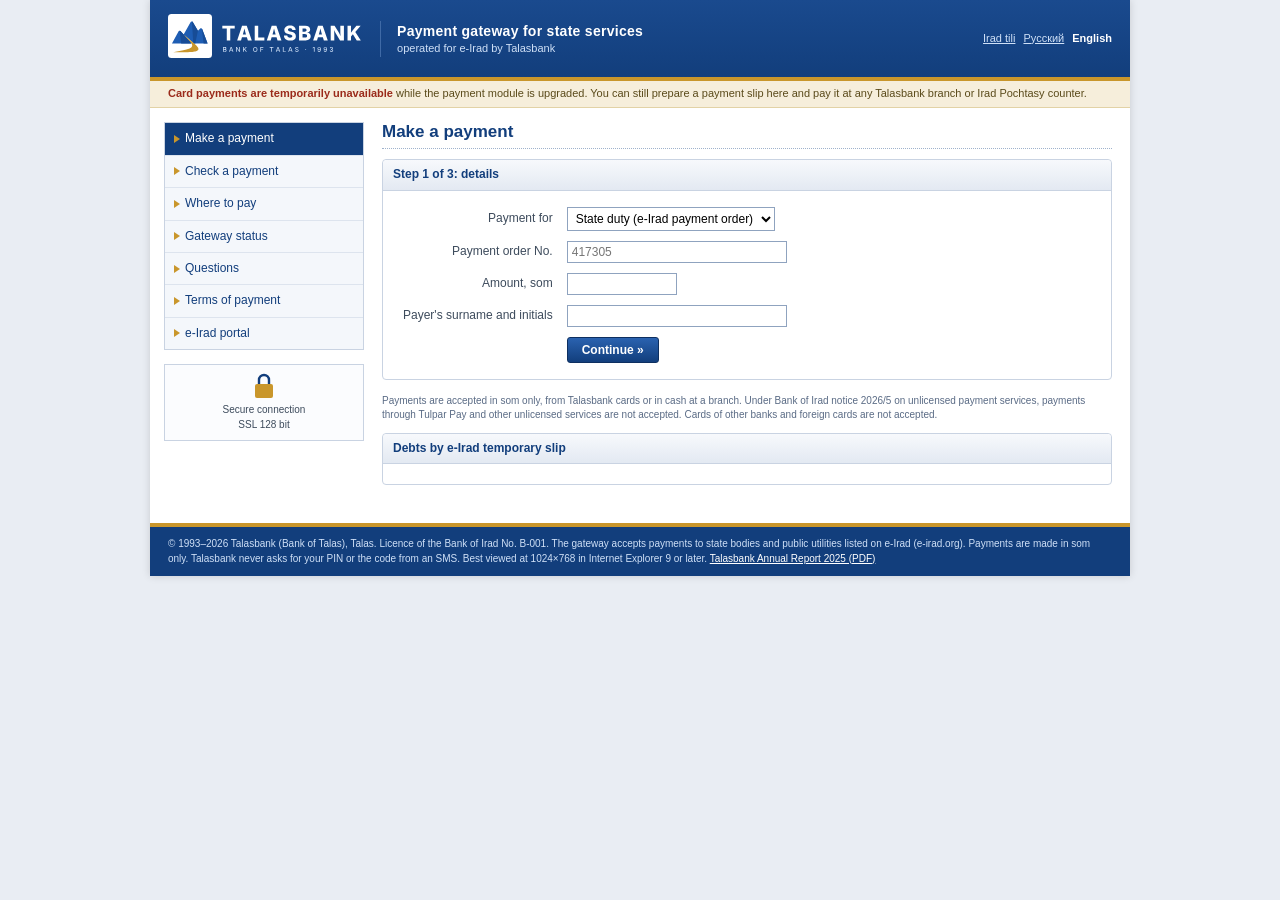
<file: index.html>
<!doctype html>
<html lang="en">
<head>
<meta charset="utf-8">
<meta name="viewport" content="width=device-width, initial-scale=1">
<title>Make a payment | pay.e-irad.org</title>
<meta name="description" content="Payment gateway for state services, operated for e-Irad by Talasbank: state duties, utilities, taxes and fines in som; payment slips for any branch.">
<link rel="canonical" href="https://pay.e-irad.org/">
<meta property="og:title" content="Make a payment | pay.e-irad.org">
<meta property="og:description" content="Payment gateway for state services, operated for e-Irad by Talasbank: state duties, utilities, taxes and fines in som; payment slips for any branch.">
<meta property="og:image" content="https://pay.e-irad.org/assets/og-image.png">
<link rel="icon" href="/favicon.ico" sizes="any">
<link rel="apple-touch-icon" href="/apple-touch-icon.png">
<link rel="stylesheet" href="/assets/pay.css">
<script>window.goatcounter=new Object();goatcounter.path=p=>location.host+p;</script>
<script data-goatcounter="https://irad.goatcounter.com/count" async src="//gc.zgo.at/count.js"></script>
<script async src="https://www.googletagmanager.com/gtag/js?id=G-QTS2XFLJD7"></script>
<script>window.dataLayer=window.dataLayer||[];function gtag(){dataLayer.push(arguments);}gtag('js',new Date());gtag('config','G-QTS2XFLJD7');</script>
<meta property="og:url" content="https://pay.e-irad.org/">
<meta property="og:image:width" content="1200">
<meta property="og:image:height" content="630">
<meta name="twitter:card" content="summary_large_image">
<script type="application/ld+json">{"@context": "https://schema.org", "@type": "WebSite", "@id": "https://pay.e-irad.org/#org", "name": "pay.e-irad.org", "url": "https://pay.e-irad.org/", "isPartOf": {"@type": "WebSite", "name": "e-Irad", "url": "https://e-irad.org/"}, "provider": {"@type": "BankOrCreditUnion", "name": "Talasbank", "url": "https://talasbank.net/"}}</script>
<!-- pay.e-irad.org: Talasbank payment gateway for e-Irad. Front end v2.1 (2026). Card module disabled pending PCI re-certification; slip printing works. -->
</head>
<body data-page="pay">
<div id="top"><div class="page"><div class="top"><a href="/"><img src="/assets/talasbank-logo-white.svg" alt="Talasbank"></a><div class="gw"><b>Payment gateway for state services</b>operated for e-Irad by Talasbank</div><div class="langs"><a href="?lang=ir" data-l="ir">Irad tili</a><a href="?lang=ru" data-l="ru">Русский</a><a href="?lang=en" data-l="en" class="on">English</a></div></div><div class="strip"><b>Card payments are temporarily unavailable</b> while the payment module is upgraded. You can still prepare a payment slip here and pay it at any Talasbank branch or Irad Pochtasy counter.</div><div class="cols"><div class="side"><ul><li><a href="/" class="on">Make a payment</a></li><li><a href="/check.html">Check a payment</a></li><li><a href="/where.html">Where to pay</a></li><li><a href="/status.html">Gateway status</a></li><li><a href="/help.html">Questions</a></li><li><a href="https://e-irad.org/">e-Irad portal</a></li></ul><div class="ssl"><svg width="22" height="26" viewBox="0 0 22 26"><rect x="2" y="11" width="18" height="14" rx="2" fill="#c9962b"></rect><path d="M6 11V7a5 5 0 0 1 10 0v4" fill="none" stroke="#123e7c" stroke-width="2.4"></path></svg>Secure connection<br>SSL 128 bit</div></div><div class="main" id="app"><h1>Make a payment</h1><div class="panel"><div class="ph">Step 1 of 3: details</div><div class="pb"><form id="f"><table class="f"><tbody><tr><td><label for="py">Payment for</label></td><td><select id="py"><option value="duty">State duty (e-Irad payment order)</option><option value="electricity">Electricity (Iradenergo)</option><option value="water">Water and sewerage</option><option value="gas">Gas</option><option value="heating">Heating</option><option value="proptax">Property tax</option><option value="roadcharge">Road-use charge</option><option value="fines">Traffic fine</option><option value="kindergarten">Kindergarten fees</option></select></td></tr><tr><td><label for="no" id="nol">Payment order No.</label></td><td><input type="text" id="no" maxlength="16" autocomplete="off" placeholder="417305"></td></tr><tr><td><label for="am">Amount, som</label></td><td><input type="text" id="am" maxlength="10" inputmode="decimal" autocomplete="off" style="width:110px"></td></tr><tr><td><label for="pr">Payer's surname and initials</label></td><td><input type="text" id="pr" maxlength="40" autocomplete="off"></td></tr><tr><td></td><td><button class="btn" type="submit">Continue »</button> <span class="err" id="er"></span></td></tr></tbody></table></form></div></div><p class="small">Payments are accepted in som only, from Talasbank cards or in cash at a branch. Under Bank of Irad notice 2026/5 on unlicensed payment services, payments through Tulpar Pay and other unlicensed services are not accepted. Cards of other banks and foreign cards are not accepted.</p></div></div><div class="foot">© 1993–2026 Talasbank (Bank of Talas), Talas. Licence of the Bank of Irad No. B-001. The gateway accepts payments to state bodies and public utilities listed on e-Irad (e-irad.org). Payments are made in som only. Talasbank never asks for your PIN or the code from an SMS. Best viewed at 1024×768 in Internet Explorer 9 or later. <a href="/docs/talasbank-annual-report-2025.pdf">Talasbank Annual Report 2025 (PDF)</a></div></div></div>
<div id="bottom"></div>
<script src="https://e-irad.org/assets/slip.js" defer></script>
<script src="/assets/pay.js"></script>
</body>
</html>
</file>
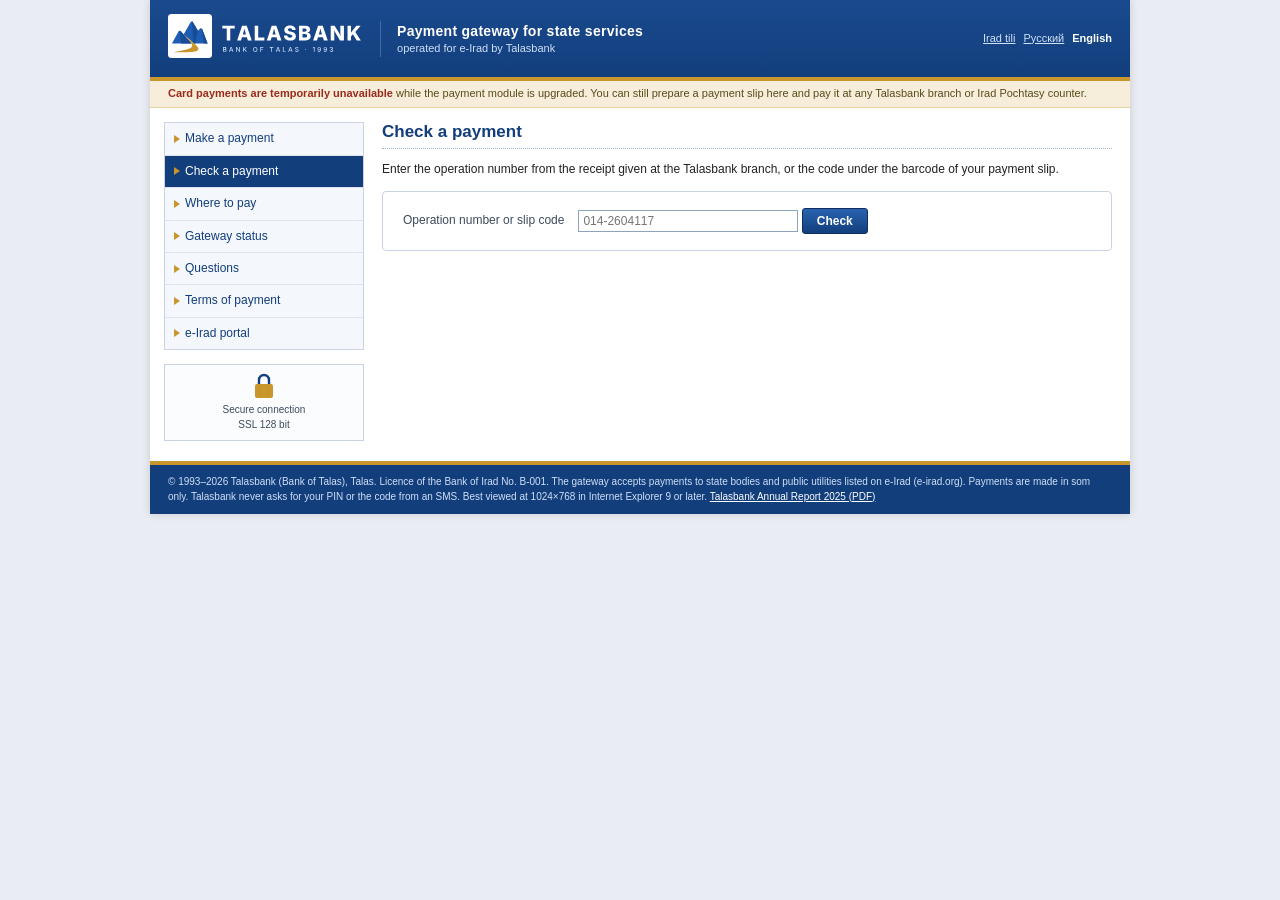
<file: check.html>
<!doctype html>
<html lang="en">
<head>
<meta charset="utf-8">
<meta name="viewport" content="width=device-width, initial-scale=1">
<title>Check a payment | pay.e-irad.org</title>
<meta name="description" content="Check whether a payment made at a Talasbank branch has reached the recipient.">
<link rel="canonical" href="https://pay.e-irad.org/check.html">
<meta property="og:title" content="Check a payment | pay.e-irad.org">
<meta property="og:description" content="Check whether a payment made at a Talasbank branch has reached the recipient.">
<meta property="og:image" content="https://pay.e-irad.org/assets/og-image.png">
<link rel="icon" href="/favicon.ico" sizes="any">
<link rel="apple-touch-icon" href="/apple-touch-icon.png">
<link rel="stylesheet" href="/assets/pay.css">
<script>window.goatcounter=new Object();goatcounter.path=p=>location.host+p;</script>
<script data-goatcounter="https://irad.goatcounter.com/count" async src="//gc.zgo.at/count.js"></script>
<script async src="https://www.googletagmanager.com/gtag/js?id=G-QTS2XFLJD7"></script>
<script>window.dataLayer=window.dataLayer||[];function gtag(){dataLayer.push(arguments);}gtag('js',new Date());gtag('config','G-QTS2XFLJD7');</script>
<meta property="og:url" content="https://pay.e-irad.org/check.html">
<meta property="og:image:width" content="1200">
<meta property="og:image:height" content="630">
<meta name="twitter:card" content="summary_large_image">
</head>
<body data-page="check">
<div id="top"><div class="page"><div class="top"><a href="/"><img src="/assets/talasbank-logo-white.svg" alt="Talasbank"></a><div class="gw"><b>Payment gateway for state services</b>operated for e-Irad by Talasbank</div><div class="langs"><a href="?lang=ir" data-l="ir">Irad tili</a><a href="?lang=ru" data-l="ru">Русский</a><a href="?lang=en" data-l="en" class="on">English</a></div></div><div class="strip"><b>Card payments are temporarily unavailable</b> while the payment module is upgraded. You can still prepare a payment slip here and pay it at any Talasbank branch or Irad Pochtasy counter.</div><div class="cols"><div class="side"><ul><li><a href="/">Make a payment</a></li><li><a href="/check.html" class="on">Check a payment</a></li><li><a href="/where.html">Where to pay</a></li><li><a href="/status.html">Gateway status</a></li><li><a href="/help.html">Questions</a></li><li><a href="https://e-irad.org/">e-Irad portal</a></li></ul><div class="ssl"><svg width="22" height="26" viewBox="0 0 22 26"><rect x="2" y="11" width="18" height="14" rx="2" fill="#c9962b"></rect><path d="M6 11V7a5 5 0 0 1 10 0v4" fill="none" stroke="#123e7c" stroke-width="2.4"></path></svg>Secure connection<br>SSL 128 bit</div></div><div class="main" id="app"><h1>Check a payment</h1><p>Enter the operation number from the receipt given at the Talasbank branch, or the code under the barcode of your payment slip.</p><div class="panel"><div class="pb"><form id="f"><table class="f"><tbody><tr><td><label for="n">Operation number or slip code</label></td><td><input type="text" id="n" maxlength="16" autocomplete="off" placeholder="014-2604117"> <button class="btn" type="submit">Check</button></td></tr></tbody></table></form><div id="r"></div></div></div></div></div><div class="foot">© 1993–2026 Talasbank (Bank of Talas), Talas. Licence of the Bank of Irad No. B-001. The gateway accepts payments to state bodies and public utilities listed on e-Irad (e-irad.org). Payments are made in som only. Talasbank never asks for your PIN or the code from an SMS. Best viewed at 1024×768 in Internet Explorer 9 or later. <a href="/docs/talasbank-annual-report-2025.pdf">Talasbank Annual Report 2025 (PDF)</a></div></div></div>
<div id="bottom"></div>
<script src="/assets/pay.js"></script>
</body>
</html>
</file>
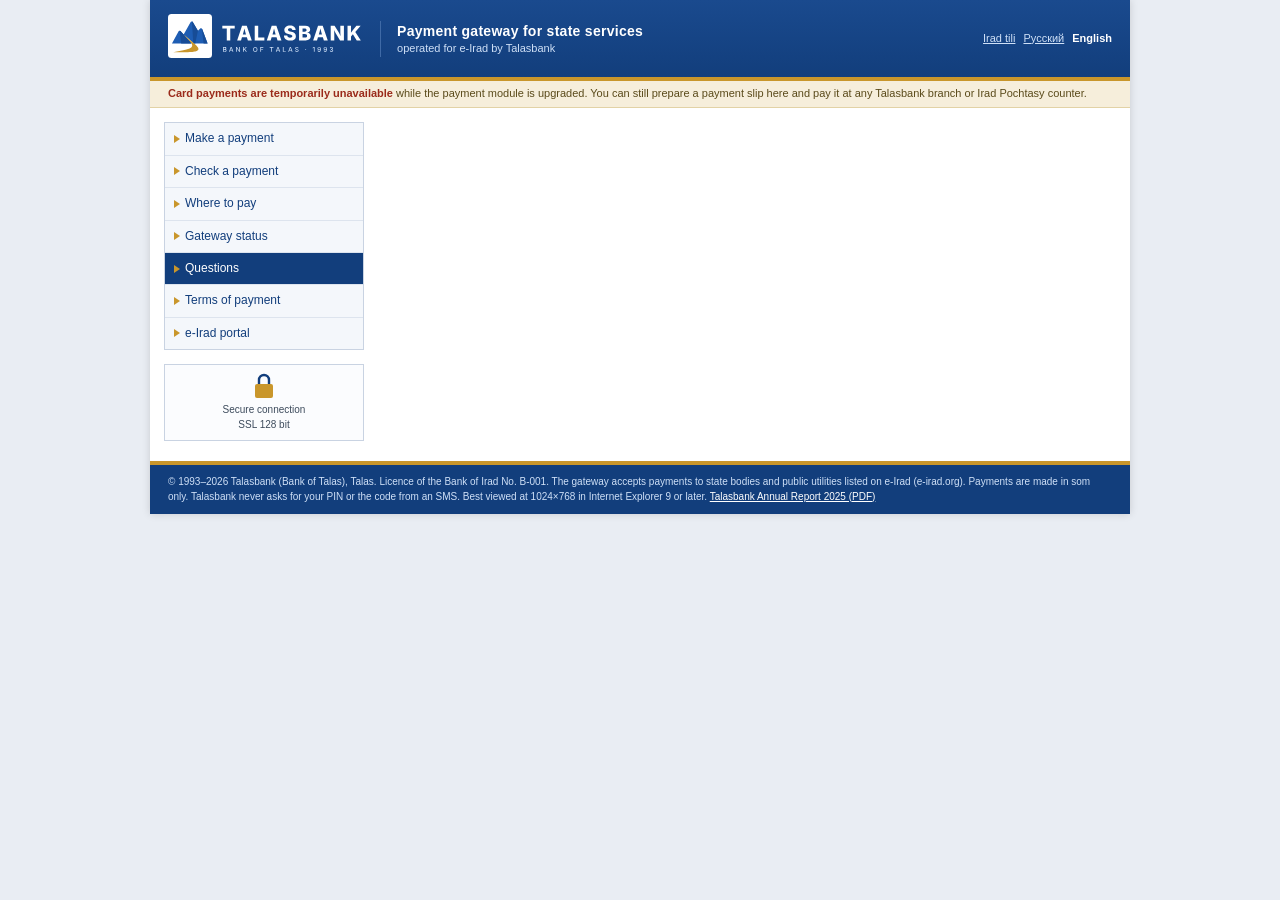
<file: help.html>
<!doctype html>
<html lang="en">
<head>
<meta charset="utf-8">
<meta name="viewport" content="width=device-width, initial-scale=1">
<title>Questions | pay.e-irad.org</title>
<meta name="description" content="Questions about paying state services through the Talasbank gateway: commission, cards, Tulpar Pay, dollars and refunds.">
<link rel="canonical" href="https://pay.e-irad.org/help.html">
<meta property="og:title" content="Questions | pay.e-irad.org">
<meta property="og:description" content="Questions about paying state services through the Talasbank gateway: commission, cards, Tulpar Pay, dollars and refunds.">
<meta property="og:image" content="https://pay.e-irad.org/assets/og-image.png">
<link rel="icon" href="/favicon.ico" sizes="any">
<link rel="apple-touch-icon" href="/apple-touch-icon.png">
<link rel="stylesheet" href="/assets/pay.css">
<script>window.goatcounter=new Object();goatcounter.path=p=>location.host+p;</script>
<script data-goatcounter="https://irad.goatcounter.com/count" async src="//gc.zgo.at/count.js"></script>
<script async src="https://www.googletagmanager.com/gtag/js?id=G-QTS2XFLJD7"></script>
<script>window.dataLayer=window.dataLayer||[];function gtag(){dataLayer.push(arguments);}gtag('js',new Date());gtag('config','G-QTS2XFLJD7');</script>
<meta property="og:url" content="https://pay.e-irad.org/help.html">
<meta property="og:image:width" content="1200">
<meta property="og:image:height" content="630">
<meta name="twitter:card" content="summary_large_image">
</head>
<body data-page="help">
<div id="top"><div class="page"><div class="top"><a href="/"><img src="/assets/talasbank-logo-white.svg" alt="Talasbank"></a><div class="gw"><b>Payment gateway for state services</b>operated for e-Irad by Talasbank</div><div class="langs"><a href="?lang=ir" data-l="ir">Irad tili</a><a href="?lang=ru" data-l="ru">Русский</a><a href="?lang=en" data-l="en" class="on">English</a></div></div><div class="strip"><b>Card payments are temporarily unavailable</b> while the payment module is upgraded. You can still prepare a payment slip here and pay it at any Talasbank branch or Irad Pochtasy counter.</div><div class="cols"><div class="side"><ul><li><a href="/">Make a payment</a></li><li><a href="/check.html">Check a payment</a></li><li><a href="/where.html">Where to pay</a></li><li><a href="/status.html">Gateway status</a></li><li><a href="/help.html" class="on">Questions</a></li><li><a href="https://e-irad.org/">e-Irad portal</a></li></ul><div class="ssl"><svg width="22" height="26" viewBox="0 0 22 26"><rect x="2" y="11" width="18" height="14" rx="2" fill="#c9962b"></rect><path d="M6 11V7a5 5 0 0 1 10 0v4" fill="none" stroke="#123e7c" stroke-width="2.4"></path></svg>Secure connection<br>SSL 128 bit</div></div><div class="main" id="app"><h1>Questions</h1><h2>Is there a commission?</h2><p>No. Payments to state bodies and public utilities through the gateway and at Talasbank branches are free of commission. Irad Pochtasy charges its own fee.</p><h2>Why only Talasbank cards?</h2><p>Talasbank keeps the accounts of the state bodies listed on e-Irad. Payments by cards of other banks would pass through the interbank clearing of the Bank of Irad and are not yet provided for.</p><h2>Can I pay with Tulpar Pay?</h2><p>No. Tulpar Pay is not accepted for state services.</p><h2>Can I pay in dollars?</h2><p>Payments to state bodies are accepted in som only. Dollars can be exchanged at the official rate of the Bank of Irad at any Talasbank branch. <a href="https://bank.iradgov.org/">bank.iradgov.org</a></p><h2>I paid the wrong account.</h2><p>Write an application at the branch where you paid, with the receipt and your ID card. The money is returned after the recipient confirms, usually within 30 days.</p><h2>Do I need to sign in?</h2><p>No. Payments through the gateway need no sign-in. When My e-Irad opens, your payments will be listed there after you sign in with e-Irad ID: <a href="https://id.e-irad.org/">id.e-irad.org</a></p></div></div><div class="foot">© 1993–2026 Talasbank (Bank of Talas), Talas. Licence of the Bank of Irad No. B-001. The gateway accepts payments to state bodies and public utilities listed on e-Irad (e-irad.org). Payments are made in som only. Talasbank never asks for your PIN or the code from an SMS. Best viewed at 1024×768 in Internet Explorer 9 or later. <a href="/docs/talasbank-annual-report-2025.pdf">Talasbank Annual Report 2025 (PDF)</a></div></div></div>
<div id="bottom"></div>
<script src="/assets/pay.js"></script>
</body>
</html>
</file>
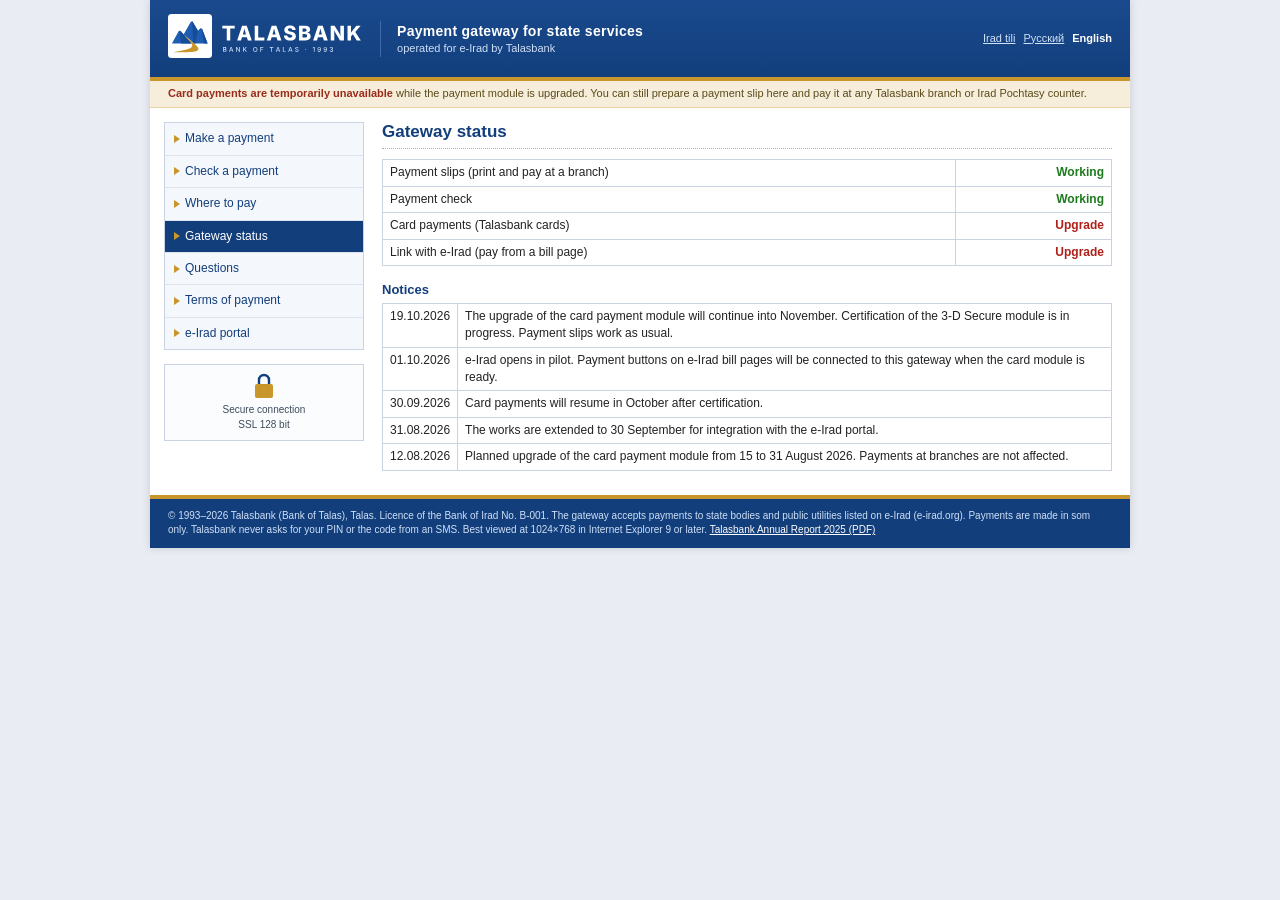
<file: status.html>
<!doctype html>
<html lang="en">
<head>
<meta charset="utf-8">
<meta name="viewport" content="width=device-width, initial-scale=1">
<title>Gateway status | pay.e-irad.org</title>
<meta name="description" content="Status of the Talasbank payment gateway for state services and notices on the upgrade of the card payment module.">
<link rel="canonical" href="https://pay.e-irad.org/status.html">
<meta property="og:title" content="Gateway status | pay.e-irad.org">
<meta property="og:description" content="Status of the Talasbank payment gateway for state services and notices on the upgrade of the card payment module.">
<meta property="og:image" content="https://pay.e-irad.org/assets/og-image.png">
<link rel="icon" href="/favicon.ico" sizes="any">
<link rel="apple-touch-icon" href="/apple-touch-icon.png">
<link rel="stylesheet" href="/assets/pay.css">
<script>window.goatcounter=new Object();goatcounter.path=p=>location.host+p;</script>
<script data-goatcounter="https://irad.goatcounter.com/count" async src="//gc.zgo.at/count.js"></script>
<script async src="https://www.googletagmanager.com/gtag/js?id=G-QTS2XFLJD7"></script>
<script>window.dataLayer=window.dataLayer||[];function gtag(){dataLayer.push(arguments);}gtag('js',new Date());gtag('config','G-QTS2XFLJD7');</script>
<meta property="og:url" content="https://pay.e-irad.org/status.html">
<meta property="og:image:width" content="1200">
<meta property="og:image:height" content="630">
<meta name="twitter:card" content="summary_large_image">
</head>
<body data-page="status">
<!-- status text is changed by the Talasbank duty team only. Do not edit by hand on the server. -->
<div id="top"><div class="page"><div class="top"><a href="/"><img src="/assets/talasbank-logo-white.svg" alt="Talasbank"></a><div class="gw"><b>Payment gateway for state services</b>operated for e-Irad by Talasbank</div><div class="langs"><a href="?lang=ir" data-l="ir">Irad tili</a><a href="?lang=ru" data-l="ru">Русский</a><a href="?lang=en" data-l="en" class="on">English</a></div></div><div class="strip"><b>Card payments are temporarily unavailable</b> while the payment module is upgraded. You can still prepare a payment slip here and pay it at any Talasbank branch or Irad Pochtasy counter.</div><div class="cols"><div class="side"><ul><li><a href="/">Make a payment</a></li><li><a href="/check.html">Check a payment</a></li><li><a href="/where.html">Where to pay</a></li><li><a href="/status.html" class="on">Gateway status</a></li><li><a href="/help.html">Questions</a></li><li><a href="https://e-irad.org/">e-Irad portal</a></li></ul><div class="ssl"><svg width="22" height="26" viewBox="0 0 22 26"><rect x="2" y="11" width="18" height="14" rx="2" fill="#c9962b"></rect><path d="M6 11V7a5 5 0 0 1 10 0v4" fill="none" stroke="#123e7c" stroke-width="2.4"></path></svg>Secure connection<br>SSL 128 bit</div></div><div class="main" id="app"><h1>Gateway status</h1><table class="d"><tbody><tr><td>Payment slips (print and pay at a branch)</td><td class="n"><b style="color:#1d7a1d">Working</b></td></tr><tr><td>Payment check</td><td class="n"><b style="color:#1d7a1d">Working</b></td></tr><tr><td>Card payments (Talasbank cards)</td><td class="n"><b style="color:#b0201a">Upgrade</b></td></tr><tr><td>Link with e-Irad (pay from a bill page)</td><td class="n"><b style="color:#b0201a">Upgrade</b></td></tr></tbody></table><h2>Notices</h2><table class="d"><tbody><tr><td class="n">19.10.2026</td><td>The upgrade of the card payment module will continue into November. Certification of the 3-D Secure module is in progress. Payment slips work as usual.</td></tr><tr><td class="n">01.10.2026</td><td>e-Irad opens in pilot. Payment buttons on e-Irad bill pages will be connected to this gateway when the card module is ready.</td></tr><tr><td class="n">30.09.2026</td><td>Card payments will resume in October after certification.</td></tr><tr><td class="n">31.08.2026</td><td>The works are extended to 30 September for integration with the e-Irad portal.</td></tr><tr><td class="n">12.08.2026</td><td>Planned upgrade of the card payment module from 15 to 31 August 2026. Payments at branches are not affected.</td></tr></tbody></table></div></div><div class="foot">© 1993–2026 Talasbank (Bank of Talas), Talas. Licence of the Bank of Irad No. B-001. The gateway accepts payments to state bodies and public utilities listed on e-Irad (e-irad.org). Payments are made in som only. Talasbank never asks for your PIN or the code from an SMS. Best viewed at 1024×768 in Internet Explorer 9 or later. <a href="/docs/talasbank-annual-report-2025.pdf">Talasbank Annual Report 2025 (PDF)</a></div></div></div>
<div id="bottom"></div>
<script src="/assets/pay.js"></script>
</body>
</html>
</file>
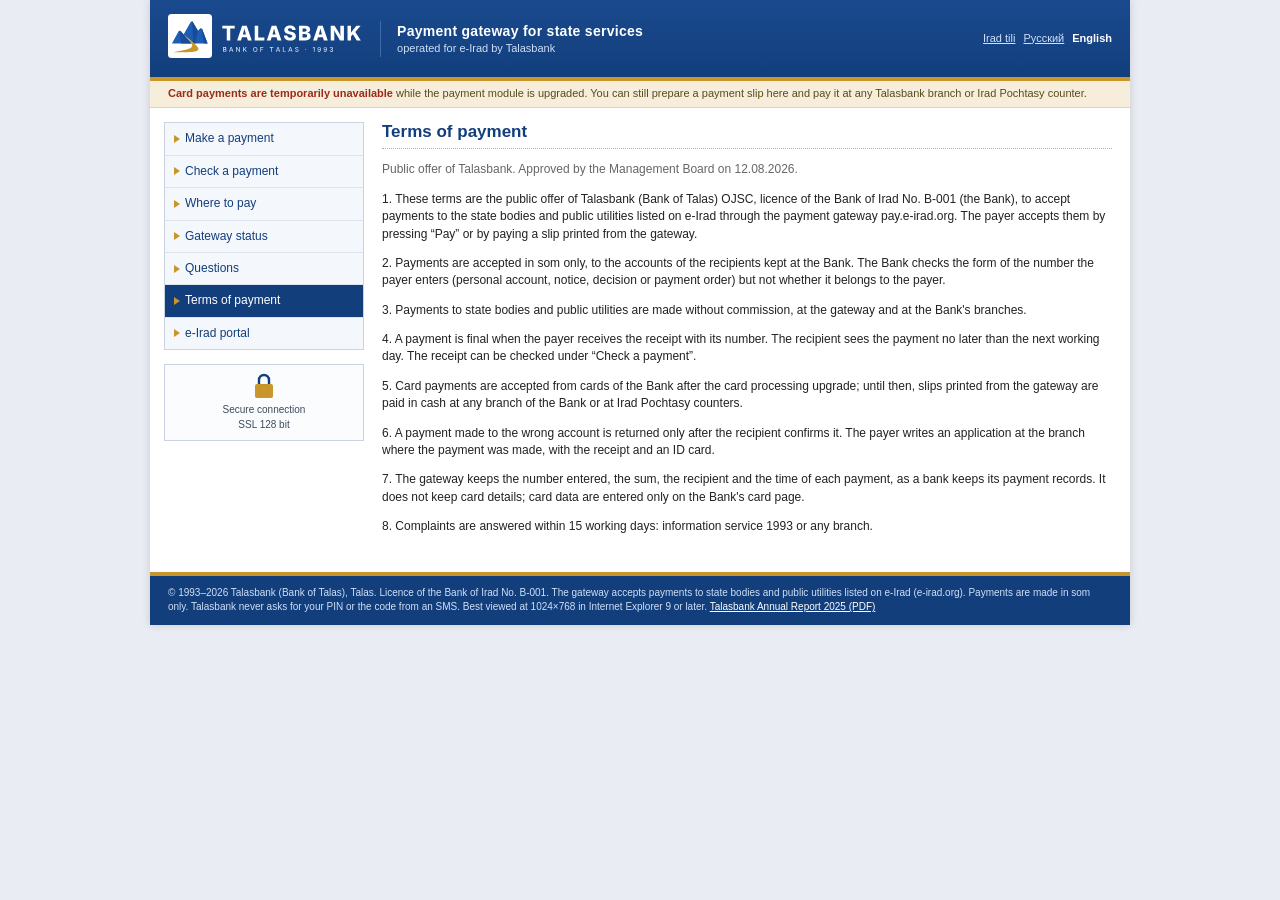
<file: terms.html>
<!doctype html>
<html lang="en">
<head>
<meta charset="utf-8">
<meta name="viewport" content="width=device-width, initial-scale=1">
<title>Terms of payment | pay.e-irad.org</title>
<meta name="description" content="Terms of payment through pay.e-irad.org, the Talasbank payment gateway for state services: public offer.">
<link rel="canonical" href="https://pay.e-irad.org/terms.html">
<meta property="og:title" content="Terms of payment | pay.e-irad.org">
<meta property="og:description" content="Terms of payment through pay.e-irad.org, the Talasbank payment gateway for state services: public offer.">
<meta property="og:image" content="https://pay.e-irad.org/assets/og-image.png">
<link rel="icon" href="/favicon.ico" sizes="any">
<link rel="apple-touch-icon" href="/apple-touch-icon.png">
<link rel="stylesheet" href="/assets/pay.css">
<script>window.goatcounter=new Object();goatcounter.path=p=>location.host+p;</script>
<script data-goatcounter="https://irad.goatcounter.com/count" async src="//gc.zgo.at/count.js"></script>
<script async src="https://www.googletagmanager.com/gtag/js?id=G-QTS2XFLJD7"></script>
<script>window.dataLayer=window.dataLayer||[];function gtag(){dataLayer.push(arguments);}gtag('js',new Date());gtag('config','G-QTS2XFLJD7');</script>
<meta property="og:url" content="https://pay.e-irad.org/terms.html">
<meta property="og:image:width" content="1200">
<meta property="og:image:height" content="630">
<meta name="twitter:card" content="summary_large_image">
</head>
<body data-page="terms">
<div id="top"><div class="page"><div class="top"><a href="/"><img src="/assets/talasbank-logo-white.svg" alt="Talasbank"></a><div class="gw"><b>Payment gateway for state services</b>operated for e-Irad by Talasbank</div><div class="langs"><a href="?lang=ir" data-l="ir">Irad tili</a><a href="?lang=ru" data-l="ru">Русский</a><a href="?lang=en" data-l="en" class="on">English</a></div></div><div class="strip"><b>Card payments are temporarily unavailable</b> while the payment module is upgraded. You can still prepare a payment slip here and pay it at any Talasbank branch or Irad Pochtasy counter.</div><div class="cols"><div class="side"><ul><li><a href="/">Make a payment</a></li><li><a href="/check.html">Check a payment</a></li><li><a href="/where.html">Where to pay</a></li><li><a href="/status.html">Gateway status</a></li><li><a href="/terms.html" class="on">Questions</a></li><li><a href="https://e-irad.org/">e-Irad portal</a></li></ul><div class="ssl"><svg width="22" height="26" viewBox="0 0 22 26"><rect x="2" y="11" width="18" height="14" rx="2" fill="#c9962b"></rect><path d="M6 11V7a5 5 0 0 1 10 0v4" fill="none" stroke="#123e7c" stroke-width="2.4"></path></svg>Secure connection<br>SSL 128 bit</div></div><div class="main" id="app"><h1>Questions</h1><h2>Is there a commission?</h2><p>No. Payments to state bodies and public utilities through the gateway and at Talasbank branches are free of commission. Irad Pochtasy charges its own fee.</p><h2>Why only Talasbank cards?</h2><p>Talasbank keeps the accounts of the state bodies listed on e-Irad. Payments by cards of other banks would pass through the interbank clearing of the Bank of Irad and are not yet provided for.</p><h2>Can I pay with Tulpar Pay?</h2><p>No. Tulpar Pay is not accepted for state services.</p><h2>Can I pay in dollars?</h2><p>Payments to state bodies are accepted in som only. Dollars can be exchanged at the official rate of the Bank of Irad at any Talasbank branch. <a href="https://bank.iradgov.org/">bank.iradgov.org</a></p><h2>I paid the wrong account.</h2><p>Write an application at the branch where you paid, with the receipt and your ID card. The money is returned after the recipient confirms, usually within 30 days.</p><h2>Do I need to sign in?</h2><p>No. Payments through the gateway need no sign-in. When My e-Irad opens, your payments will be listed there after you sign in with e-Irad ID: <a href="https://id.e-irad.org/">id.e-irad.org</a></p></div></div><div class="foot">© 1993–2026 Talasbank (Bank of Talas), Talas. Licence of the Bank of Irad No. B-001. The gateway accepts payments to state bodies and public utilities listed on e-Irad (e-irad.org). Payments are made in som only. Talasbank never asks for your PIN or the code from an SMS. Best viewed at 1024×768 in Internet Explorer 9 or later. <a href="/docs/talasbank-annual-report-2025.pdf">Talasbank Annual Report 2025 (PDF)</a></div></div></div>
<div id="bottom"></div>
<script src="/assets/pay.js"></script>
</body>
</html>
</file>
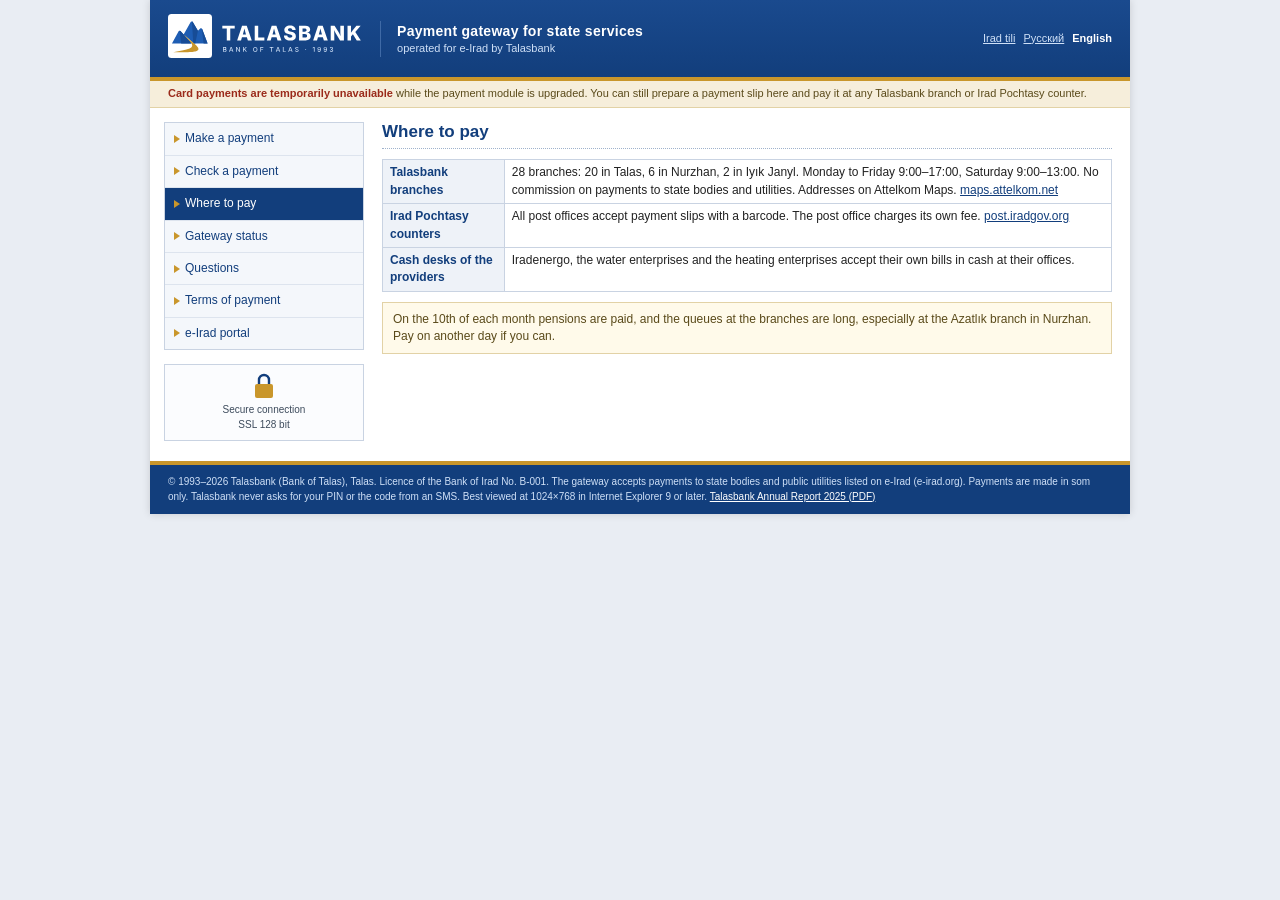
<file: where.html>
<!doctype html>
<html lang="en">
<head>
<meta charset="utf-8">
<meta name="viewport" content="width=device-width, initial-scale=1">
<title>Where to pay | pay.e-irad.org</title>
<meta name="description" content="Where to pay state duties and utility bills: Talasbank branches, Irad Pochtasy counters and providers' cash desks.">
<link rel="canonical" href="https://pay.e-irad.org/where.html">
<meta property="og:title" content="Where to pay | pay.e-irad.org">
<meta property="og:description" content="Where to pay state duties and utility bills: Talasbank branches, Irad Pochtasy counters and providers' cash desks.">
<meta property="og:image" content="https://pay.e-irad.org/assets/og-image.png">
<link rel="icon" href="/favicon.ico" sizes="any">
<link rel="apple-touch-icon" href="/apple-touch-icon.png">
<link rel="stylesheet" href="/assets/pay.css">
<script>window.goatcounter=new Object();goatcounter.path=p=>location.host+p;</script>
<script data-goatcounter="https://irad.goatcounter.com/count" async src="//gc.zgo.at/count.js"></script>
<script async src="https://www.googletagmanager.com/gtag/js?id=G-QTS2XFLJD7"></script>
<script>window.dataLayer=window.dataLayer||[];function gtag(){dataLayer.push(arguments);}gtag('js',new Date());gtag('config','G-QTS2XFLJD7');</script>
<meta property="og:url" content="https://pay.e-irad.org/where.html">
<meta property="og:image:width" content="1200">
<meta property="og:image:height" content="630">
<meta name="twitter:card" content="summary_large_image">
</head>
<body data-page="where">
<!-- list of branches and post offices from the bank's branch file, October 2026. Check it against the file every quarter. -->
<div id="top"><div class="page"><div class="top"><a href="/"><img src="/assets/talasbank-logo-white.svg" alt="Talasbank"></a><div class="gw"><b>Payment gateway for state services</b>operated for e-Irad by Talasbank</div><div class="langs"><a href="?lang=ir" data-l="ir">Irad tili</a><a href="?lang=ru" data-l="ru">Русский</a><a href="?lang=en" data-l="en" class="on">English</a></div></div><div class="strip"><b>Card payments are temporarily unavailable</b> while the payment module is upgraded. You can still prepare a payment slip here and pay it at any Talasbank branch or Irad Pochtasy counter.</div><div class="cols"><div class="side"><ul><li><a href="/">Make a payment</a></li><li><a href="/check.html">Check a payment</a></li><li><a href="/where.html" class="on">Where to pay</a></li><li><a href="/status.html">Gateway status</a></li><li><a href="/help.html">Questions</a></li><li><a href="https://e-irad.org/">e-Irad portal</a></li></ul><div class="ssl"><svg width="22" height="26" viewBox="0 0 22 26"><rect x="2" y="11" width="18" height="14" rx="2" fill="#c9962b"></rect><path d="M6 11V7a5 5 0 0 1 10 0v4" fill="none" stroke="#123e7c" stroke-width="2.4"></path></svg>Secure connection<br>SSL 128 bit</div></div><div class="main" id="app"><h1>Where to pay</h1><table class="d"><tbody><tr><th>Talasbank branches</th><td>28 branches: 20 in Talas, 6 in Nurzhan, 2 in Iyık Janyl. Monday to Friday 9:00–17:00, Saturday 9:00–13:00. No commission on payments to state bodies and utilities. Addresses on Attelkom Maps. <a href="https://maps.attelkom.net/">maps.attelkom.net</a></td></tr><tr><th>Irad Pochtasy counters</th><td>All post offices accept payment slips with a barcode. The post office charges its own fee. <a href="https://post.iradgov.org/">post.iradgov.org</a></td></tr><tr><th>Cash desks of the providers</th><td>Iradenergo, the water enterprises and the heating enterprises accept their own bills in cash at their offices.</td></tr></tbody></table><div class="box warn">On the 10th of each month pensions are paid, and the queues at the branches are long, especially at the Azatlık branch in Nurzhan. Pay on another day if you can.</div></div></div><div class="foot">© 1993–2026 Talasbank (Bank of Talas), Talas. Licence of the Bank of Irad No. B-001. The gateway accepts payments to state bodies and public utilities listed on e-Irad (e-irad.org). Payments are made in som only. Talasbank never asks for your PIN or the code from an SMS. Best viewed at 1024×768 in Internet Explorer 9 or later. <a href="/docs/talasbank-annual-report-2025.pdf">Talasbank Annual Report 2025 (PDF)</a></div></div></div>
<div id="bottom"></div>
<script src="/assets/pay.js"></script>
</body>
</html>
</file>
<file: assets/pay.css>
/* pay.e-irad.org: Talasbank payment gateway for state services. A bank site of the early 2010s on purpose. */
html { background: #e9edf3; }
body { margin: 0; font: 12px/1.45 Verdana, Geneva, Tahoma, sans-serif; color: #222; }
a { color: #123e7c; }
a:hover { color: #c9962b; }
.page { width: 980px; max-width: 100%; margin: 0 auto; background: #fff; box-shadow: 0 0 8px rgba(0,0,0,.15); }
.top { background: linear-gradient(#1a4a8e, #123e7c); border-bottom: 4px solid #c9962b; padding: 14px 18px; display: flex; align-items: center; gap: 18px; }
.top img { height: 44px; }
.top .gw { color: #cfe0f7; font-size: 11px; border-left: 1px solid #3f6aa6; padding-left: 16px; }
.top .gw b { display: block; color: #fff; font-size: 14px; letter-spacing: .02em; }
.top .langs { margin-left: auto; font-size: 11px; white-space: nowrap; }
.top .langs a { color: #cfe0f7; margin-left: 8px; }
.top .langs a.on { color: #fff; font-weight: bold; text-decoration: none; }
.strip { background: #f6eedb; border-bottom: 1px solid #e2d2a6; padding: 5px 18px; font-size: 11px; color: #5a4a1a; }
.strip b { color: #9a2a1a; }
.cols { display: flex; align-items: flex-start; }
.side { width: 200px; flex: none; padding: 14px 0 20px 14px; }
.side ul { list-style: none; margin: 0; padding: 0; border: 1px solid #c9d3e2; }
.side li a { display: block; padding: 7px 10px 7px 20px; border-bottom: 1px solid #dde4ee; text-decoration: none; background: #f4f7fb url("data:image/svg+xml,%3Csvg xmlns='http://www.w3.org/2000/svg' width='6' height='8'%3E%3Cpath d='M0 0l6 4-6 4z' fill='%23c9962b'/%3E%3C/svg%3E") 9px 50% no-repeat; }
.side li a:hover, .side li a.on { background-color: #123e7c; color: #fff; }
.side li:last-child a { border-bottom: 0; }
.ssl { margin-top: 14px; border: 1px solid #c9d3e2; padding: 8px; font-size: 10px; color: #3d4b5c; text-align: center; background: #fbfcfe; }
.ssl svg { display: block; margin: 0 auto 4px; }
.main { flex: 1; min-width: 0; padding: 14px 18px 24px; }
h1 { font: bold 17px Arial, Helvetica, sans-serif; color: #123e7c; margin: 0 0 10px; padding-bottom: 6px; border-bottom: 1px dotted #9fb2cc; }
h2 { font: bold 13px Arial, Helvetica, sans-serif; color: #123e7c; margin: 16px 0 6px; }
.panel { border: 1px solid #c9d3e2; border-radius: 4px; margin: 0 0 14px; }
.panel .ph { background: linear-gradient(#f7f9fc, #e3e9f2); border-bottom: 1px solid #c9d3e2; padding: 6px 10px; font-weight: bold; color: #123e7c; border-radius: 4px 4px 0 0; }
.panel .pb { padding: 10px 12px; }
table.f td { padding: 4px 6px; vertical-align: middle; }
table.f td:first-child { text-align: right; color: #3d4b5c; white-space: nowrap; }
input[type=text], select { font: 12px Verdana, Geneva, sans-serif; padding: 3px 4px; border: 1px solid #8fa3bf; background: #fff; }
input[type=text] { width: 220px; max-width: 100%; box-sizing: border-box; }
.btn { font: bold 12px Verdana, Geneva, sans-serif; color: #fff; background: linear-gradient(#2a62b0, #123e7c); border: 1px solid #0d2f60; border-radius: 3px; padding: 5px 14px; cursor: pointer; }
.btn.gold { background: linear-gradient(#e0b04a, #c9962b); border-color: #a07520; color: #2b1d00; }
.btn.grey { background: linear-gradient(#fafafa, #dedede); border-color: #aaa; color: #333; }
.err { color: #b0201a; font-size: 11px; }
table.d { border-collapse: collapse; width: 100%; }
table.d th, table.d td { border: 1px solid #c9d3e2; padding: 4px 7px; text-align: left; vertical-align: top; }
table.d th { background: #eef2f8; color: #123e7c; font-weight: bold; }
table.d td.n { text-align: right; white-space: nowrap; }
.box { border: 1px solid #c9d3e2; background: #f8fafd; padding: 8px 10px; margin: 10px 0; }
.box.red { border-color: #e0b0aa; background: #fff3f1; color: #6d1a12; }
.box.ok { border-color: #a9d2a9; background: #f0f9f0; color: #1d5a1d; }
.box.warn { border-color: #e2d2a6; background: #fffaea; color: #5a4a1a; }
.bar { height: 14px; background: #e3e9f2; border: 1px solid #9fb2cc; margin: 6px 0; }
.bar i { display: block; height: 100%; background: repeating-linear-gradient(45deg, #2a62b0 0 8px, #3d76c4 8px 16px); }
.slip { border: 1px dashed #333; padding: 10px 12px; margin: 10px 0; font-family: "Courier New", Courier, monospace; font-size: 12px; background: #fff; }
.slip .hd { display: flex; justify-content: space-between; border-bottom: 1px solid #333; margin-bottom: 6px; padding-bottom: 4px; font-weight: bold; }
.small { font-size: 10px; color: #5a6b85; }
.foot { border-top: 4px solid #c9962b; background: #123e7c; color: #cfe0f7; font-size: 10px; padding: 10px 18px; }
.foot a { color: #fff; }
@media (max-width: 760px) {
  .top { flex-wrap: wrap; } .top .gw { border-left: 0; padding-left: 0; } .top .langs { margin-left: 0; width: 100%; }
  .cols { flex-direction: column; } .side { width: auto; padding: 10px 12px 0; } .side ul { display: flex; flex-wrap: wrap; } .side li a { padding: 6px 10px 6px 18px; border-right: 1px solid #dde4ee; } .ssl { display: none; }
  .main { padding: 12px; } table.f td { display: block; text-align: left !important; padding: 2px 0; }
}
@media print { .top .langs, .side, .strip, .foot, .noprint { display: none !important; } .page { box-shadow: none; } }
</file>
